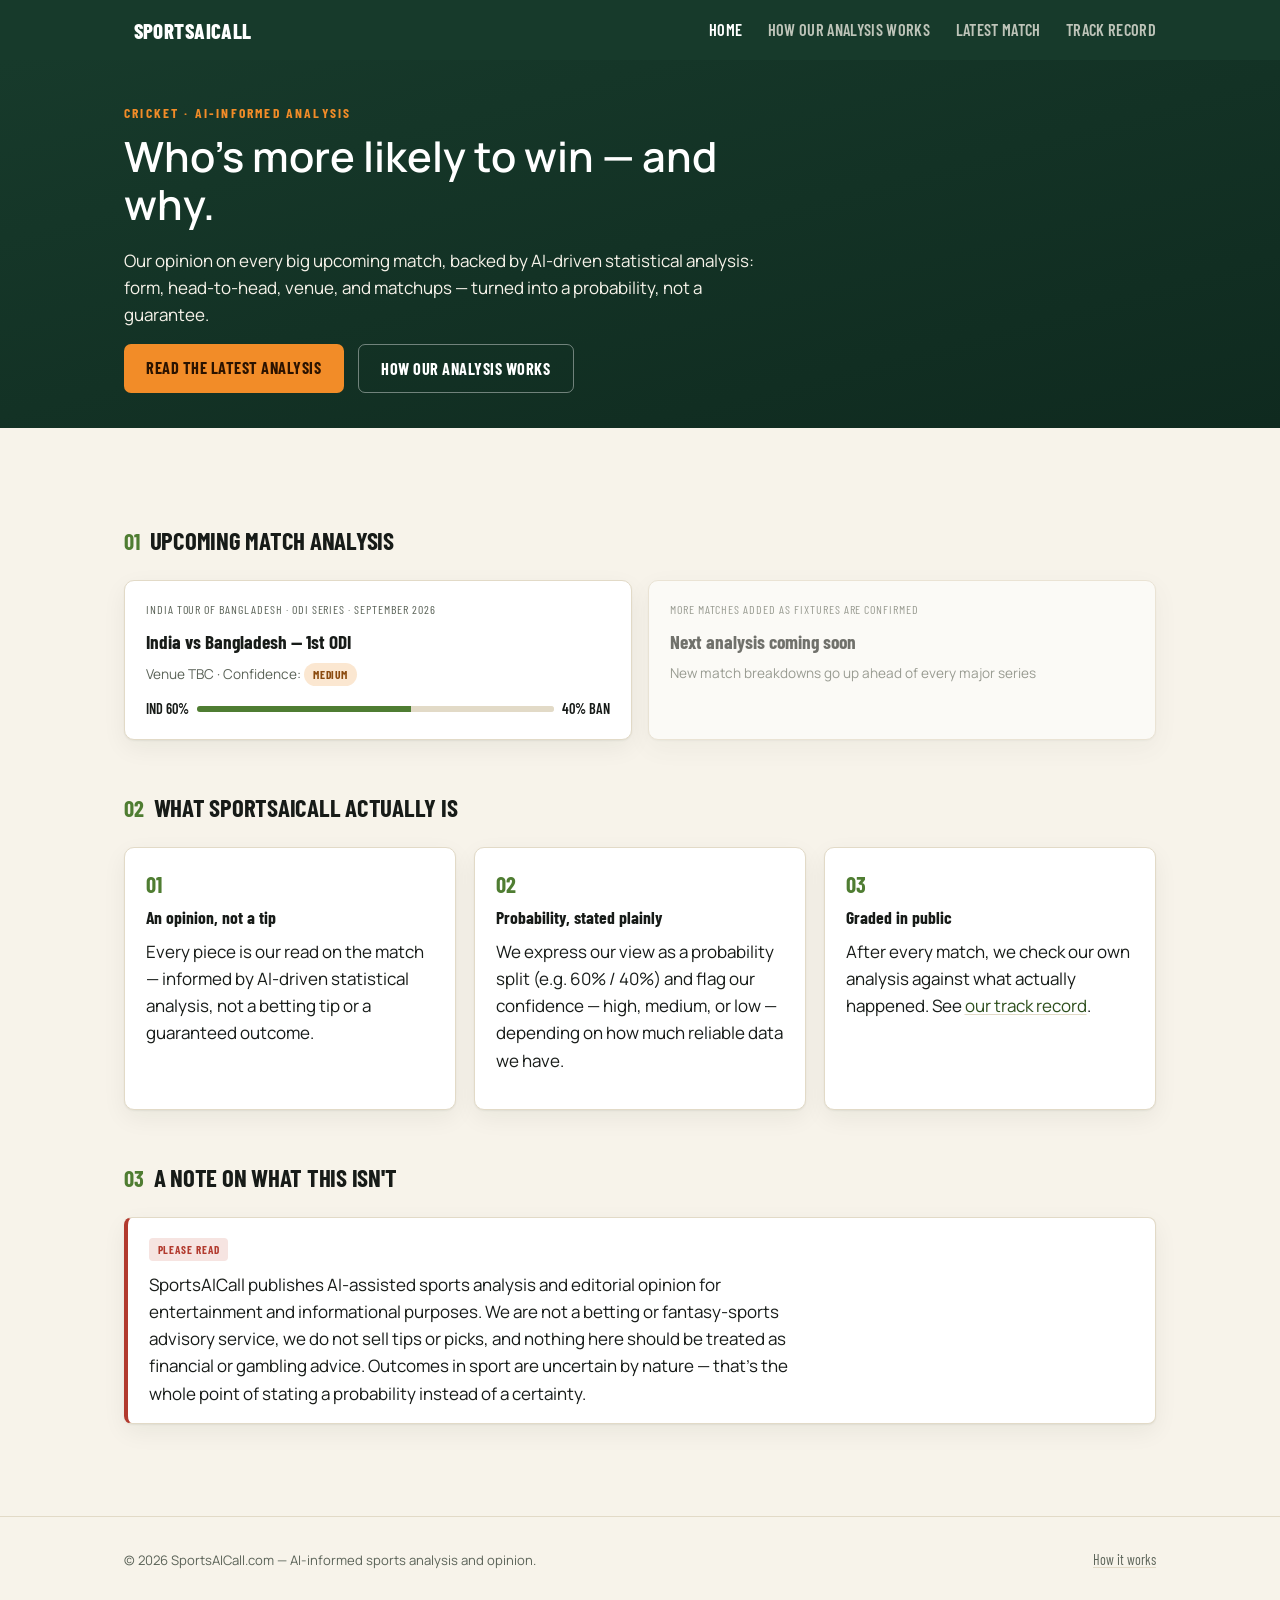
<file: index.html>
<!DOCTYPE html>
<html lang="en">
<head>
<meta charset="UTF-8">
<meta name="viewport" content="width=device-width, initial-scale=1.0">
<title>SportsAICall — AI-Informed Cricket Match Analysis</title>
<meta name="description" content="AI-informed opinion and probability-based analysis on upcoming cricket matches — who's more likely to win, and why.">
<link rel="stylesheet" href="assets/style.css">
</head>
<body>

<header class="site">
  <div class="wrap">
    <a class="logo" href="index.html"><span class="mark"></span><span>SportsAICall</span></a>
    <nav class="main">
      <a href="index.html" class="active">Home</a>
      <a href="how-it-works.html">How Our Analysis Works</a>
      <a href="matches/india-vs-bangladesh-2026-odi1.html">Latest Match</a>
      <a href="how-it-works.html#track-record">Track Record</a>
    </nav>
  </div>
</header>

<section class="hero">
  <div class="wrap">
    <p class="eyebrow">Cricket &middot; AI-informed analysis</p>
    <h1>Who's more likely to win — and why.</h1>
    <p>Our opinion on every big upcoming match, backed by AI-driven statistical analysis: form, head-to-head, venue, and matchups — turned into a probability, not a guarantee.</p>
    <div class="hero-actions">
      <a class="btn primary" href="matches/india-vs-bangladesh-2026-odi1.html">Read the latest analysis</a>
      <a class="btn ghost" href="how-it-works.html">How our analysis works</a>
    </div>
  </div>
</section>

<main>
  <div class="wrap">

    <section>
      <div class="kicker"><span class="num">01</span><h2>Upcoming match analysis</h2></div>
      <div class="match-grid">
        <a class="match-card" href="matches/india-vs-bangladesh-2026-odi1.html">
          <div class="series">India tour of Bangladesh &middot; ODI Series &middot; September 2026</div>
          <h3>India vs Bangladesh — 1st ODI</h3>
          <div class="meta">Venue TBC &middot; Confidence: <span class="pill medium">Medium</span></div>
          <div class="prob">
            <span>IND 60%</span>
            <span class="bar"><span class="a" style="width:60%"></span><span class="b" style="width:40%"></span></span>
            <span>40% BAN</span>
          </div>
        </a>
        <div class="match-card" style="opacity:0.6; cursor:default;">
          <div class="series">More matches added as fixtures are confirmed</div>
          <h3>Next analysis coming soon</h3>
          <div class="meta">New match breakdowns go up ahead of every major series</div>
        </div>
      </div>
    </section>

    <section>
      <div class="kicker"><span class="num">02</span><h2>What SportsAICall actually is</h2></div>
      <div class="feature-grid">
        <div class="feature">
          <div class="num">01</div>
          <h3>An opinion, not a tip</h3>
          <p>Every piece is our read on the match — informed by AI-driven statistical analysis, not a betting tip or a guaranteed outcome.</p>
        </div>
        <div class="feature">
          <div class="num">02</div>
          <h3>Probability, stated plainly</h3>
          <p>We express our view as a probability split (e.g. 60% / 40%) and flag our confidence — high, medium, or low — depending on how much reliable data we have.</p>
        </div>
        <div class="feature">
          <div class="num">03</div>
          <h3>Graded in public</h3>
          <p>After every match, we check our own analysis against what actually happened. See <a href="how-it-works.html#track-record">our track record</a>.</p>
        </div>
      </div>
    </section>

    <section>
      <div class="kicker"><span class="num">03</span><h2>A note on what this isn't</h2></div>
      <div class="callout risk">
        <span class="tag">Please read</span>
        <p>SportsAICall publishes AI-assisted sports analysis and editorial opinion for entertainment and informational purposes. We are not a betting or fantasy-sports advisory service, we do not sell tips or picks, and nothing here should be treated as financial or gambling advice. Outcomes in sport are uncertain by nature — that's the whole point of stating a probability instead of a certainty.</p>
      </div>
    </section>

  </div>
</main>

<footer class="site">
  <div class="wrap">
    <div class="disclaimer">&copy; <span id="y"></span> SportsAICall.com — AI-informed sports analysis and opinion.</div>
    <nav>
      <a href="how-it-works.html">How it works</a>
    </nav>
  </div>
</footer>
<script>document.getElementById('y').textContent = new Date().getFullYear();</script>
</body>
</html>
</file>
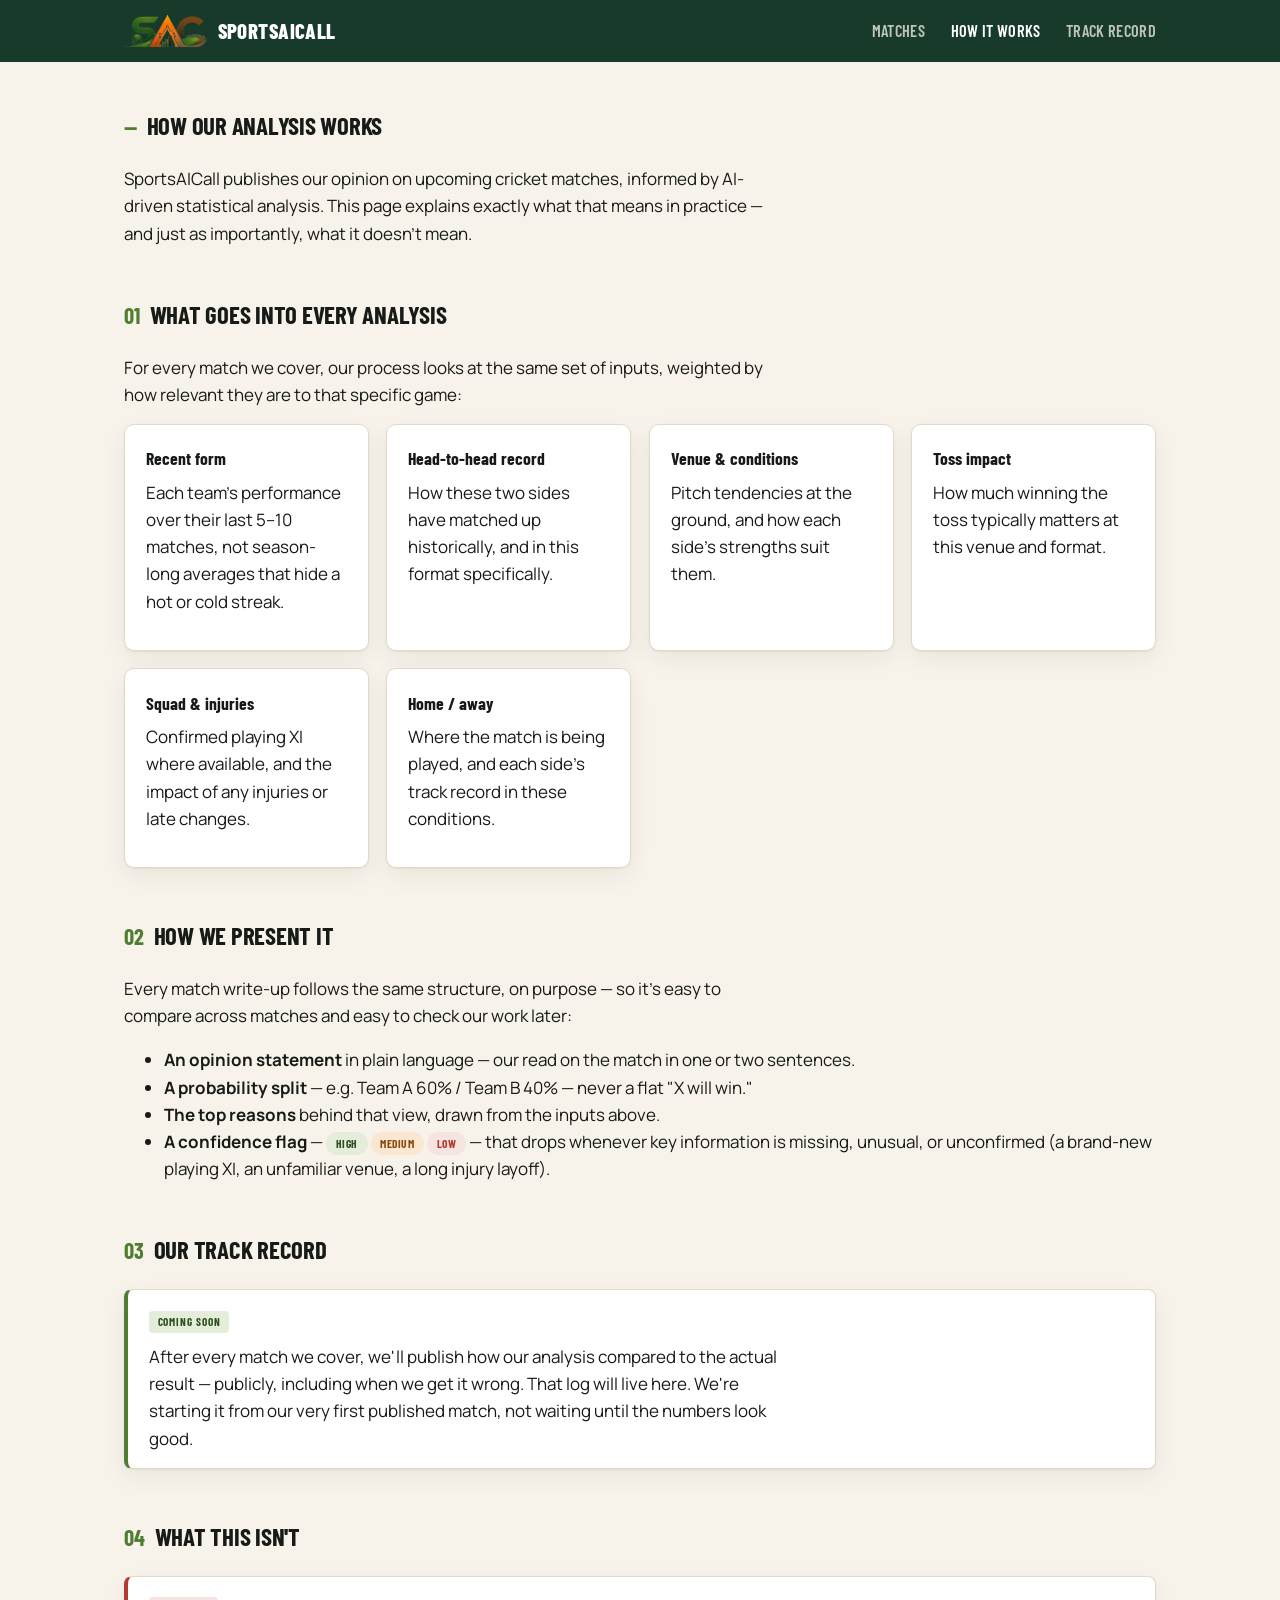
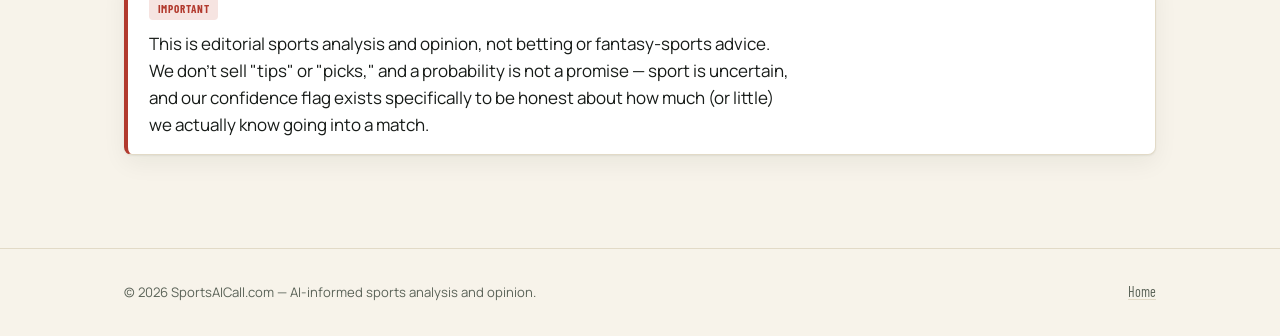
<file: how-it-works.html>
<!DOCTYPE html>
<html lang="en">
<head>
<meta charset="UTF-8">
<meta name="viewport" content="width=device-width, initial-scale=1.0">
<title>How Our Analysis Works — SportsAICall</title>
<meta name="description" content="The methodology behind SportsAICall's cricket match analysis: what goes into every probability, and what it isn't.">
<link rel="icon" type="image/png" href="assets/favicon.png">
<link rel="stylesheet" href="assets/style.css">
</head>
<body>

<header class="site">
  <div class="wrap">
    <a class="logo" href="index.html"><img class="logo-img" src="assets/logo.jpg" alt="SportsAICall"><span>SportsAICall</span></a>
    <nav class="main">
      <a href="index.html#matches">Matches</a>
      <a href="how-it-works.html" class="active">How It Works</a>
      <a href="index.html#track-record">Track Record</a>
    </nav>
  </div>
</header>

<main>
  <div class="wrap">

    <section>
      <div class="kicker"><span class="num">—</span><h2>How our analysis works</h2></div>
      <p>SportsAICall publishes our opinion on upcoming cricket matches, informed by AI-driven statistical analysis. This page explains exactly what that means in practice — and just as importantly, what it doesn't mean.</p>
    </section>

    <section>
      <div class="kicker"><span class="num">01</span><h2>What goes into every analysis</h2></div>
      <p>For every match we cover, our process looks at the same set of inputs, weighted by how relevant they are to that specific game:</p>
      <div class="feature-grid">
        <div class="feature"><h3>Recent form</h3><p>Each team's performance over their last 5–10 matches, not season-long averages that hide a hot or cold streak.</p></div>
        <div class="feature"><h3>Head-to-head record</h3><p>How these two sides have matched up historically, and in this format specifically.</p></div>
        <div class="feature"><h3>Venue &amp; conditions</h3><p>Pitch tendencies at the ground, and how each side's strengths suit them.</p></div>
        <div class="feature"><h3>Toss impact</h3><p>How much winning the toss typically matters at this venue and format.</p></div>
        <div class="feature"><h3>Squad &amp; injuries</h3><p>Confirmed playing XI where available, and the impact of any injuries or late changes.</p></div>
        <div class="feature"><h3>Home / away</h3><p>Where the match is being played, and each side's track record in these conditions.</p></div>
      </div>
    </section>

    <section>
      <div class="kicker"><span class="num">02</span><h2>How we present it</h2></div>
      <p>Every match write-up follows the same structure, on purpose — so it's easy to compare across matches and easy to check our work later:</p>
      <ul>
        <li><strong>An opinion statement</strong> in plain language — our read on the match in one or two sentences.</li>
        <li><strong>A probability split</strong> — e.g. Team A 60% / Team B 40% — never a flat "X will win."</li>
        <li><strong>The top reasons</strong> behind that view, drawn from the inputs above.</li>
        <li><strong>A confidence flag</strong> — <span class="pill high">High</span> <span class="pill medium">Medium</span> <span class="pill low">Low</span> — that drops whenever key information is missing, unusual, or unconfirmed (a brand-new playing XI, an unfamiliar venue, a long injury layoff).</li>
      </ul>
    </section>

    <section id="track-record">
      <div class="kicker"><span class="num">03</span><h2>Our track record</h2></div>
      <div class="callout">
        <span class="tag">Coming soon</span>
        <p>After every match we cover, we'll publish how our analysis compared to the actual result — publicly, including when we get it wrong. That log will live here. We're starting it from our very first published match, not waiting until the numbers look good.</p>
      </div>
    </section>

    <section>
      <div class="kicker"><span class="num">04</span><h2>What this isn't</h2></div>
      <div class="callout risk">
        <span class="tag">Important</span>
        <p>This is editorial sports analysis and opinion, not betting or fantasy-sports advice. We don't sell "tips" or "picks," and a probability is not a promise — sport is uncertain, and our confidence flag exists specifically to be honest about how much (or little) we actually know going into a match.</p>
      </div>
    </section>

  </div>
</main>

<footer class="site">
  <div class="wrap">
    <div class="disclaimer">&copy; <span id="y"></span> SportsAICall.com — AI-informed sports analysis and opinion.</div>
    <nav><a href="index.html">Home</a></nav>
  </div>
</footer>
<script>document.getElementById('y').textContent = new Date().getFullYear();</script>
</body>
</html>
</file>
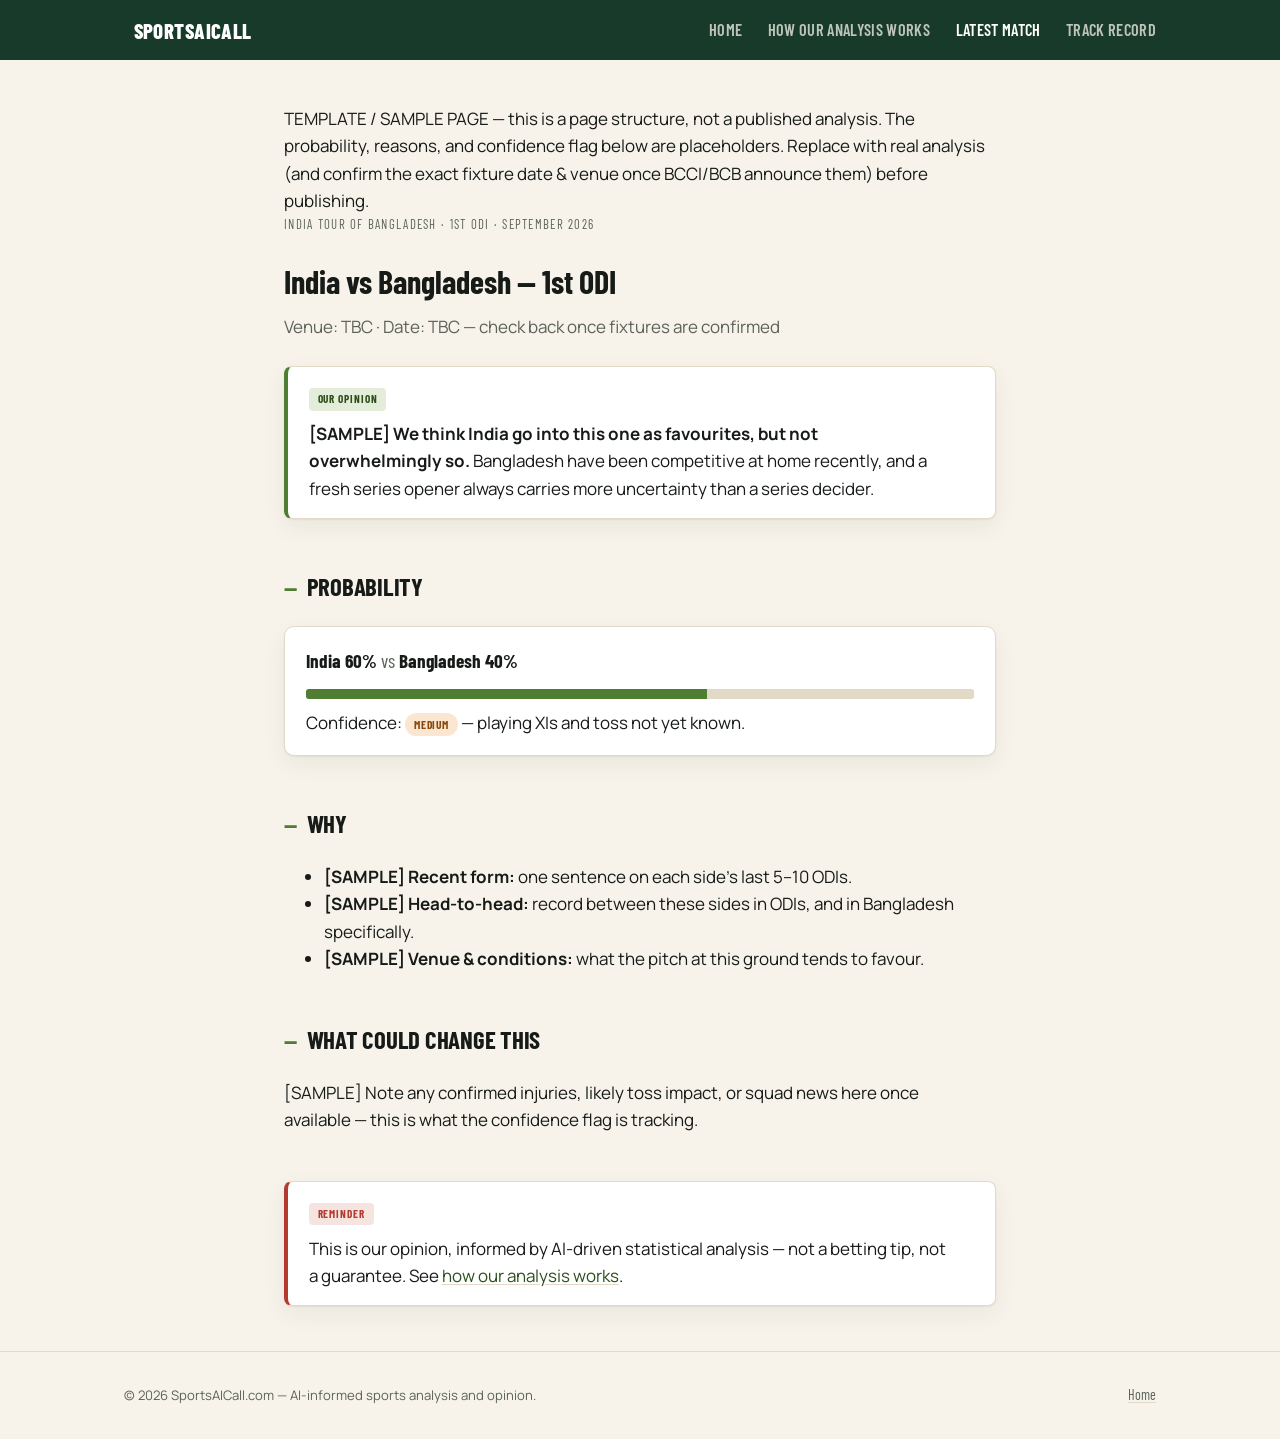
<file: matches/india-vs-bangladesh-2026-odi1.html>
<!DOCTYPE html>
<html lang="en">
<head>
<meta charset="UTF-8">
<meta name="viewport" content="width=device-width, initial-scale=1.0">
<title>India vs Bangladesh, 1st ODI — Match Analysis | SportsAICall</title>
<meta name="description" content="SportsAICall's AI-informed analysis and opinion on India vs Bangladesh, 1st ODI — probability, key factors, and confidence.">
<link rel="stylesheet" href="../assets/style.css">
</head>
<body>

<header class="site">
  <div class="wrap">
    <a class="logo" href="../index.html"><span class="mark"></span><span>SportsAICall</span></a>
    <nav class="main">
      <a href="../index.html">Home</a>
      <a href="../how-it-works.html">How Our Analysis Works</a>
      <a href="india-vs-bangladesh-2026-odi1.html" class="active">Latest Match</a>
      <a href="../how-it-works.html#track-record">Track Record</a>
    </nav>
  </div>
</header>

<main>
  <div class="wrap" style="max-width:760px;">

    <div class="sample-banner">
      TEMPLATE / SAMPLE PAGE — this is a page structure, not a published analysis. The probability, reasons, and confidence
      flag below are placeholders. Replace with real analysis (and confirm the exact fixture date &amp; venue once BCCI/BCB
      announce them) before publishing.
    </div>

    <p class="eyebrow" style="color:var(--text-muted); font-size:0.8rem; letter-spacing:0.1em; text-transform:uppercase; margin-bottom:0.5rem;">
      India tour of Bangladesh &middot; 1st ODI &middot; September 2026
    </p>
    <h1 style="font-size:2rem; margin-bottom:0.4rem;">India vs Bangladesh — 1st ODI</h1>
    <p style="color:var(--text-muted); margin-bottom:1.6rem;">Venue: TBC &middot; Date: TBC — check back once fixtures are confirmed</p>

    <section>
      <div class="callout">
        <span class="tag">Our opinion</span>
        <p><strong>[SAMPLE] We think India go into this one as favourites, but not overwhelmingly so.</strong> Bangladesh have been competitive at home recently, and a fresh series opener always carries more uncertainty than a series decider.</p>
      </div>
    </section>

    <section>
      <div class="kicker"><span class="num">—</span><h2>Probability</h2></div>
      <div class="match-card" style="cursor:default;">
        <h3 style="margin-bottom:0.8rem;">India 60% <span style="color:var(--text-muted); font-weight:400;">vs</span> Bangladesh 40%</h3>
        <div class="bar" style="height:10px; margin-bottom:0.6rem;"><span class="a" style="width:60%"></span><span class="b" style="width:40%"></span></div>
        <p style="margin:0;">Confidence: <span class="pill medium">Medium</span> — playing XIs and toss not yet known.</p>
      </div>
    </section>

    <section>
      <div class="kicker"><span class="num">—</span><h2>Why</h2></div>
      <ul>
        <li><strong>[SAMPLE] Recent form:</strong> one sentence on each side's last 5–10 ODIs.</li>
        <li><strong>[SAMPLE] Head-to-head:</strong> record between these sides in ODIs, and in Bangladesh specifically.</li>
        <li><strong>[SAMPLE] Venue &amp; conditions:</strong> what the pitch at this ground tends to favour.</li>
      </ul>
    </section>

    <section>
      <div class="kicker"><span class="num">—</span><h2>What could change this</h2></div>
      <p>[SAMPLE] Note any confirmed injuries, likely toss impact, or squad news here once available — this is what the confidence flag is tracking.</p>
    </section>

    <div class="callout risk">
      <span class="tag">Reminder</span>
      <p>This is our opinion, informed by AI-driven statistical analysis — not a betting tip, not a guarantee. See <a href="../how-it-works.html">how our analysis works</a>.</p>
    </div>

  </div>
</main>

<footer class="site">
  <div class="wrap">
    <div class="disclaimer">&copy; <span id="y"></span> SportsAICall.com — AI-informed sports analysis and opinion.</div>
    <nav><a href="../index.html">Home</a></nav>
  </div>
</footer>
<script>document.getElementById('y').textContent = new Date().getFullYear();</script>
</body>
</html>
</file>
<file: assets/style.css>
/* SportsAICall — shared styles (v2: sports-intelligence redesign) */
@import url('https://fonts.googleapis.com/css2?family=Barlow+Condensed:wght@500;600;700;800&family=Manrope:wght@400;500;600;700;800&display=swap');

:root{
  /* Brand palette */
  --field-green:#173A2B;
  --sports-green:#4F7D32;
  --ai-orange:#F28C28;
  --earth-brown:#8A5A2B;
  --warm-white:#F7F3EA;
  --charcoal:#171B18;

  /* Semantic tokens (light) */
  --bg:var(--warm-white);
  --surface:#FFFFFF;
  --surface-alt:#EFE9DA;
  --text:var(--charcoal);
  --text-muted:#5B6358;
  --accent:var(--sports-green);
  --accent-ink:#2E4F1D;
  --accent-soft:#E4EDDA;
  --ai:var(--ai-orange);
  --ai-ink:#8A4A0E;
  --ai-soft:#FBE7D1;
  --brown-soft:#F1E3D2;
  --risk:#B23A2E;
  --risk-soft:#F6E4E1;
  --border:#E2DAC7;
  --shadow: 0 1px 2px rgba(23,27,24,0.06), 0 8px 24px rgba(23,27,24,0.06);
}

*{ box-sizing:border-box; }
html{ scroll-behavior:smooth; }
body{
  margin:0;
  background:var(--bg);
  color:var(--text);
  font-family:'Manrope', system-ui, -apple-system, 'Segoe UI', sans-serif;
  line-height:1.6;
  font-size:17px;
}
h1,h2,h3,.eyebrow,.tag,nav a,.btn,.stat-num,.pill,.mono-label{
  font-family:'Barlow Condensed','Arial Narrow',sans-serif;
}
code,.mono,.tabular{ font-family:'Barlow Condensed',monospace; font-variant-numeric:tabular-nums; }

.wrap{ max-width:1080px; margin:0 auto; padding:0 1.5rem; }

/* header / nav */
header.site{
  background:var(--field-green);
  position:sticky; top:0; z-index:10;
}
header.site .wrap{ display:flex; align-items:center; justify-content:space-between; padding-top:0.85rem; padding-bottom:0.85rem; }
.logo{ display:flex; align-items:center; gap:0.6rem; text-decoration:none; color:#fff; }
.logo-img{ height:2.15rem; width:auto; display:block; }
.logo span{ font-family:'Barlow Condensed',sans-serif; font-weight:800; font-size:1.3rem; letter-spacing:0.02em; text-transform:uppercase; }
nav.main{ display:flex; gap:1.6rem; }
nav.main a{ color:rgba(247,243,234,0.75); text-decoration:none; font-weight:600; font-size:1.02rem; letter-spacing:0.02em; text-transform:uppercase; }
nav.main a:hover, nav.main a.active{ color:#fff; }

/* hero: the next match, not a brand statement */
.hero{ background:linear-gradient(165deg, var(--field-green), #0F2A1F); color:var(--warm-white); padding:2.6rem 0 2.2rem; }
.hero .eyebrow{ font-size:0.85rem; letter-spacing:0.16em; text-transform:uppercase; color:var(--ai-orange); font-weight:700; margin:0 0 0.6rem; }
.hero h1{ font-size:clamp(1.9rem,4.6vw,2.6rem); font-weight:600; line-height:1.15; margin:0 0 1.1rem; color:#fff; font-family:'Manrope',sans-serif; max-width:38rem; }
.hero .brand-line{ font-family:'Barlow Condensed',sans-serif; font-weight:700; font-size:0.95rem; letter-spacing:0.08em; text-transform:uppercase; color:rgba(247,243,234,0.6); margin:0 0 1.4rem; }

.next-call{ background:rgba(247,243,234,0.06); border:1px solid rgba(247,243,234,0.16); border-radius:16px; padding:1.6rem 1.7rem 1.8rem; }
.next-call .countdown{ display:inline-flex; align-items:center; gap:0.5rem; background:rgba(242,140,40,0.14); color:var(--ai-orange); border:1px solid rgba(242,140,40,0.35); border-radius:999px; padding:0.3rem 0.85rem; font-family:'Barlow Condensed',sans-serif; font-weight:700; font-size:0.85rem; letter-spacing:0.06em; text-transform:uppercase; margin-bottom:1rem; }
.next-call .fixture-line{ font-family:'Barlow Condensed',sans-serif; font-weight:600; font-size:0.85rem; letter-spacing:0.1em; text-transform:uppercase; color:rgba(247,243,234,0.55); margin-bottom:0.4rem; }
.next-call .teams{ display:flex; align-items:center; justify-content:space-between; gap:1rem; font-family:'Barlow Condensed',sans-serif; font-weight:800; font-size:clamp(1.6rem,5vw,2.4rem); letter-spacing:0.01em; text-transform:uppercase; margin-bottom:1.2rem; }
.next-call .teams .vs{ font-size:1rem; color:rgba(247,243,234,0.5); font-weight:600; }

.outlook-label{ font-family:'Barlow Condensed',sans-serif; font-weight:700; font-size:0.8rem; letter-spacing:0.12em; text-transform:uppercase; color:rgba(247,243,234,0.55); margin-bottom:0.6rem; }
.outlook-bars{ margin-bottom:1.2rem; }
.outlook-row{ display:flex; align-items:center; gap:0.8rem; font-family:'Barlow Condensed',sans-serif; font-weight:700; font-size:1.05rem; margin-bottom:0.5rem; }
.outlook-row .name{ width:5.5rem; flex-shrink:0; }
.outlook-row .track{ flex:1; height:10px; border-radius:5px; background:rgba(247,243,234,0.14); overflow:hidden; display:flex; }
.outlook-row .fill{ height:100%; background:var(--ai-orange); }
.outlook-row .fill.b{ background:rgba(247,243,234,0.35); }
.outlook-row .pct{ width:3rem; text-align:right; }

.edge-grid{ display:grid; grid-template-columns:repeat(auto-fit,minmax(140px,1fr)); gap:0.9rem; margin-bottom:1.4rem; }
/* default (light-background) context — used on the standalone match page */
.edge-cell{ background:var(--surface); border:1px solid var(--border); border-radius:10px; padding:0.7rem 0.9rem; box-shadow:var(--shadow); }
.edge-cell .edge-label{ font-family:'Barlow Condensed',sans-serif; font-size:0.72rem; letter-spacing:0.08em; text-transform:uppercase; color:var(--text-muted); margin-bottom:0.25rem; }
.edge-cell .edge-value{ font-weight:700; color:var(--text); }
/* dark-hero context override — used inside .next-call on the homepage */
.next-call .edge-cell{ background:rgba(247,243,234,0.05); border-color:rgba(247,243,234,0.14); box-shadow:none; }
.next-call .edge-cell .edge-label{ color:rgba(247,243,234,0.5); }
.next-call .edge-cell .edge-value{ color:#fff; }

.hero-actions{ display:flex; gap:0.9rem; flex-wrap:wrap; }
.btn{ display:inline-block; padding:0.65rem 1.4rem; border-radius:7px; font-weight:700; font-size:1.02rem; text-decoration:none; letter-spacing:0.03em; text-transform:uppercase; }
.btn.primary{ background:var(--ai-orange); color:#2B1300; }
.btn.ghost{ background:transparent; color:#fff; border:1px solid rgba(255,255,255,0.4); }
.btn.primary:hover{ background:#FFA24D; }
.btn.ghost:hover{ background:rgba(255,255,255,0.1); }

/* AI tag — the one recurring visual signal for "the AI is telling you this" */
.ai-tag{ display:inline-flex; align-items:center; gap:0.4rem; font-family:'Barlow Condensed',sans-serif; font-size:0.75rem; font-weight:700; letter-spacing:0.1em; text-transform:uppercase; color:var(--ai-ink); background:var(--ai-soft); padding:0.25rem 0.7rem; border-radius:999px; margin-bottom:0.7rem; }
.ai-tag::before{ content:"●"; color:var(--ai-orange); font-size:0.6rem; }

/* sections */
main{ padding:2.8rem 0; }
section{ margin-bottom:3rem; }
section .kicker{ display:flex; align-items:baseline; gap:0.6rem; margin-bottom:1.2rem; }
.kicker .num{ font-weight:700; font-size:1.4rem; color:var(--accent); line-height:1; font-family:'Barlow Condensed',sans-serif; }
h2{ font-size:1.55rem; font-weight:700; margin:0; letter-spacing:-0.01em; text-transform:uppercase; font-family:'Barlow Condensed',sans-serif; }
h3{ font-size:1.1rem; font-weight:700; margin:0 0 0.4rem; }
p{ margin:0 0 1rem; max-width:64ch; }
a{ color:var(--accent-ink); text-decoration-color:var(--border); text-underline-offset:2px; }

/* match cards (homepage grid) */
.match-grid{ display:grid; grid-template-columns:repeat(auto-fit,minmax(260px,1fr)); gap:1rem; }
.match-card{ background:var(--surface); border:1px solid var(--border); border-radius:10px; padding:1.2rem 1.3rem; box-shadow:var(--shadow); text-decoration:none; color:var(--text); display:block; }
.match-card:hover{ border-color:var(--sports-green); }
.match-card .series{ font-family:'Barlow Condensed',sans-serif; font-size:0.75rem; letter-spacing:0.08em; text-transform:uppercase; color:var(--text-muted); margin-bottom:0.5rem; }
.match-card h3{ font-size:1.2rem; margin-bottom:0.3rem; }
.match-card .meta{ font-size:0.85rem; color:var(--text-muted); margin-bottom:0.7rem; }
.match-card .prob{ display:flex; gap:0.5rem; align-items:center; font-family:'Barlow Condensed',sans-serif; font-weight:600; font-size:0.9rem; }
.bar{ flex:1; height:6px; border-radius:3px; background:var(--surface-alt); overflow:hidden; display:flex; }
.bar span{ display:block; height:100%; }
.bar .a{ background:var(--sports-green); }
.bar .b{ background:var(--border); }

/* AI Spotted This */
.spotted-grid{ display:grid; grid-template-columns:repeat(auto-fit,minmax(280px,1fr)); gap:1rem; }
.spotted-card{ background:var(--surface); border:1px solid var(--border); border-left:4px solid var(--ai-orange); border-radius:10px; padding:1.1rem 1.3rem; box-shadow:var(--shadow); }
.spotted-card p{ margin-bottom:0; }

/* The stat that could change the match */
.key-stat{ background:var(--field-green); color:var(--warm-white); border-radius:16px; padding:2rem 1.8rem; display:flex; flex-wrap:wrap; align-items:center; gap:1.6rem; }
.key-stat .stat-num{ font-size:clamp(2.6rem,8vw,4rem); font-weight:800; color:var(--ai-orange); line-height:1; }
.key-stat .stat-body{ flex:1; min-width:220px; }
.key-stat .stat-body p{ color:rgba(247,243,234,0.9); max-width:44ch; }
.key-stat .stat-note{ font-family:'Barlow Condensed',sans-serif; font-weight:600; text-transform:uppercase; letter-spacing:0.04em; font-size:0.85rem; color:var(--ai-orange); margin:0; }

/* Matchups AI is watching */
.matchup-grid{ display:grid; grid-template-columns:repeat(auto-fit,minmax(300px,1fr)); gap:1rem; }
.matchup-card{ background:var(--surface); border:1px solid var(--border); border-radius:10px; padding:1.2rem 1.3rem; box-shadow:var(--shadow); }
.matchup-card .versus{ display:flex; align-items:center; justify-content:center; gap:0.8rem; font-family:'Barlow Condensed',sans-serif; font-weight:700; font-size:1.15rem; text-transform:uppercase; margin-bottom:0.7rem; text-align:center; }
.matchup-card .versus .vs{ font-size:0.8rem; color:var(--text-muted); font-weight:600; }
.matchup-card p{ margin-bottom:0; font-size:0.95rem; }

/* What could flip the AI call */
.flip-grid{ display:grid; grid-template-columns:repeat(auto-fit,minmax(220px,1fr)); gap:1rem; }
.flip-card{ background:var(--brown-soft); border:1px solid var(--border); border-radius:10px; padding:1.1rem 1.2rem; }
.flip-card .flip-label{ font-family:'Barlow Condensed',sans-serif; font-weight:700; font-size:0.85rem; letter-spacing:0.08em; text-transform:uppercase; color:var(--earth-brown); margin-bottom:0.4rem; }
.flip-card p{ margin-bottom:0; font-size:0.95rem; }

/* callout / disclaimer */
.callout{ background:var(--surface); border:1px solid var(--border); border-left:4px solid var(--sports-green); border-radius:8px; padding:1rem 1.3rem; box-shadow:var(--shadow); }
.callout.risk{ border-left-color:var(--risk); }
.callout .tag{ display:inline-block; font-size:0.7rem; font-weight:700; letter-spacing:0.08em; text-transform:uppercase; color:var(--accent-ink); background:var(--accent-soft); padding:0.15rem 0.55rem; border-radius:4px; margin-bottom:0.6rem; }
.callout.risk .tag{ color:var(--risk); background:var(--risk-soft); }
.callout p:last-child{ margin-bottom:0; }

/* three-up feature grid */
.feature-grid{ display:grid; grid-template-columns:repeat(auto-fit,minmax(220px,1fr)); gap:1.1rem; }
.feature{ background:var(--surface); border:1px solid var(--border); border-radius:10px; padding:1.2rem 1.3rem; box-shadow:var(--shadow); }
.feature .num{ font-family:'Barlow Condensed',sans-serif; font-weight:700; color:var(--accent); font-size:1.4rem; }

/* AI Track Record scoreboard */
.scoreboard{ display:grid; grid-template-columns:repeat(auto-fit,minmax(140px,1fr)); gap:1rem; background:var(--surface); border:1px solid var(--border); border-radius:12px; padding:1.4rem; box-shadow:var(--shadow); }
.scoreboard .score-cell{ text-align:center; }
.scoreboard .score-num{ font-family:'Barlow Condensed',sans-serif; font-weight:800; font-size:2.2rem; color:var(--accent); line-height:1; }
.scoreboard .score-label{ font-size:0.82rem; color:var(--text-muted); margin-top:0.3rem; }

/* confidence pill */
.pill{ display:inline-block; font-size:0.72rem; font-weight:700; letter-spacing:0.05em; text-transform:uppercase; padding:0.15rem 0.6rem; border-radius:999px; }
.pill.high{ background:var(--accent-soft); color:var(--accent-ink); }
.pill.medium{ background:var(--ai-soft); color:var(--ai-ink); }
.pill.low{ background:var(--risk-soft); color:var(--risk); }

/* sample / draft marker for unpublished template content */
.draft-note{ display:inline-block; font-family:'Barlow Condensed',sans-serif; font-size:0.78rem; font-weight:700; letter-spacing:0.06em; text-transform:uppercase; color:var(--text-muted); background:var(--surface-alt); border:1px solid var(--border); border-radius:6px; padding:0.3rem 0.7rem; margin-bottom:1.2rem; }

footer.site{ border-top:1px solid var(--border); padding:2rem 0; color:var(--text-muted); font-size:0.88rem; }
footer.site .wrap{ display:flex; flex-wrap:wrap; gap:1rem; justify-content:space-between; align-items:center; }
footer.site a{ color:var(--text-muted); }
footer.site .disclaimer{ max-width:60ch; font-size:0.82rem; }

@media (max-width:640px){
  nav.main{ display:none; }
  .outlook-row .name{ width:4.2rem; }
  .key-stat{ padding:1.5rem 1.3rem; }
}
</file>
